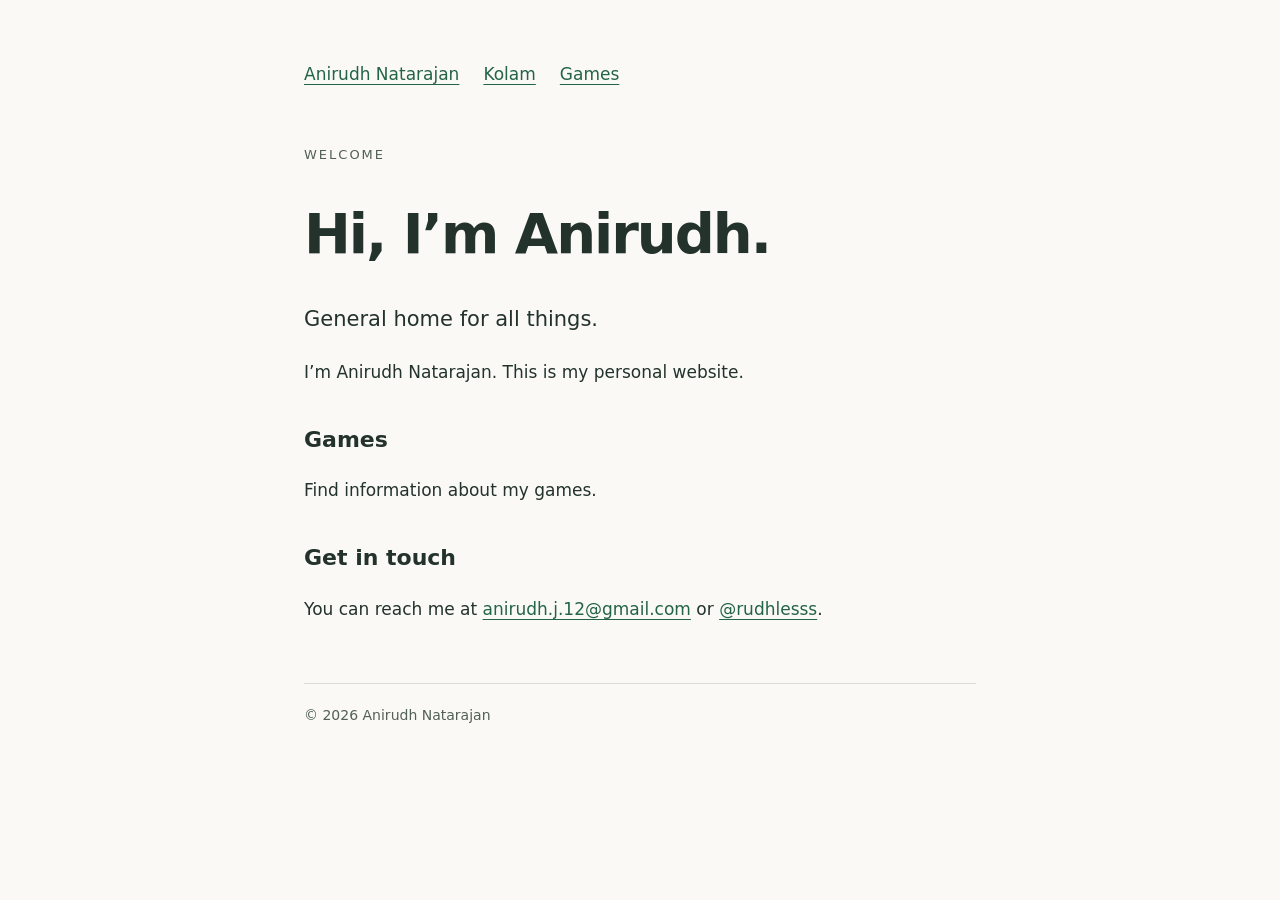
<file: index.html>
<!doctype html>
<html lang="en">
    <head>
        <meta charset="utf-8">
        <meta name="viewport" content="width=device-width, initial-scale=1">
        <meta name="description" content="Anirudh Natarajan’s personal website. Explore games and get in touch.">
        <title>Anirudh Natarajan</title>
        <link rel="stylesheet" href="style.css">
    </head>
    <body>
        <main>
            <nav aria-label="Main navigation">
                <a href="index.html">Anirudh Natarajan</a>
                <a href="/kolam/index.html?v=20261125">Kolam</a>
                <a href="games.html">Games</a>
            </nav>
            <p class="label">Welcome</p>
            <h1>Hi, I’m Anirudh.</h1>
            <p class="lead">General home for all things.</p>
            <p>I’m Anirudh Natarajan. This is my personal website.</p>
            <section aria-labelledby="games">
                <h2 id="games">Games</h2>
                <p>Find information about my games.</p>
            </section>
            <section aria-labelledby="contact">
                <h2 id="contact">Get in touch</h2>
                <p>You can reach me at <a href="mailto:anirudh.j.12@gmail.com">anirudh.j.12@gmail.com</a> or <a href="https://www.instagram.com/rudhlesss/" target="_blank" rel="noopener noreferrer">@rudhlesss</a>.</p>
            </section>
            <footer>
                <p>© 2026 Anirudh Natarajan</p>
            </footer>
        </main>
    </body>
</html>
</file>
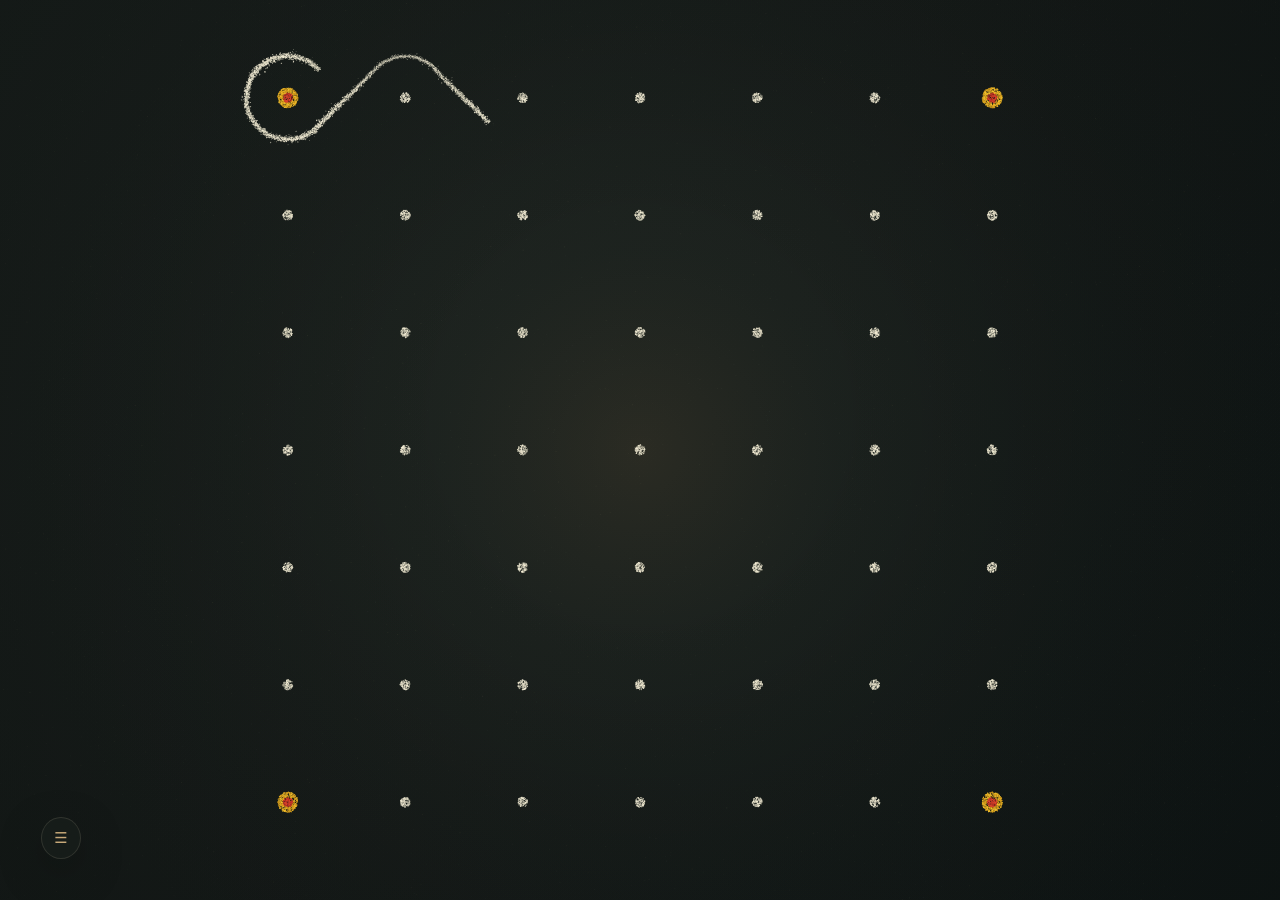
<file: kolam/index.html>
<!doctype html>
<html lang="en">
    <head>
        <meta charset="utf-8">
        <meta name="viewport" content="width=device-width, initial-scale=1">
        <meta name="theme-color" content="#171c1a">
        <meta name="description" content="A quiet, living rice-flour kolam, drawn around dots and discovered by ants.">
        <script>
            if (location.pathname.endsWith('/kolam/')) {
                location.replace(`${location.pathname}index.html${location.search}${location.hash}`);
            }
        </script>
        <title>Kolam</title>
        <link rel="stylesheet" href="src/style.css?v=20261121-nose-shadow">
    </head>
    <body>
        <main>
            <canvas aria-label="A rice-flour kolam drawing itself around a field of dots, then explored by ants." role="img"></canvas>
        </main>
        <details id="menu">
            <summary aria-label="Menu"><span aria-hidden="true" class="menu-mark">☰</span></summary>
            <div class="controls">
                <button id="today" type="button">Today’s kolam</button>
                <button id="random" type="button">Another pattern</button>
                <form id="seed-form">
                    <label for="seed-input">Choose a seed</label>
                    <div class="seed-entry">
                        <input id="seed-input" name="seed" type="text" maxlength="200" autocomplete="off" placeholder="Type anything">
                        <button class="grow" type="submit" aria-label="Draw this seed">↗</button>
                    </div>
                </form>
                <p id="notice" role="status" aria-live="polite"></p>
            </div>
        </details>
        <script type="module" src="src/main.js?v=20261121-bottomleft-big-load"></script>
    </body>
</html>
</file>
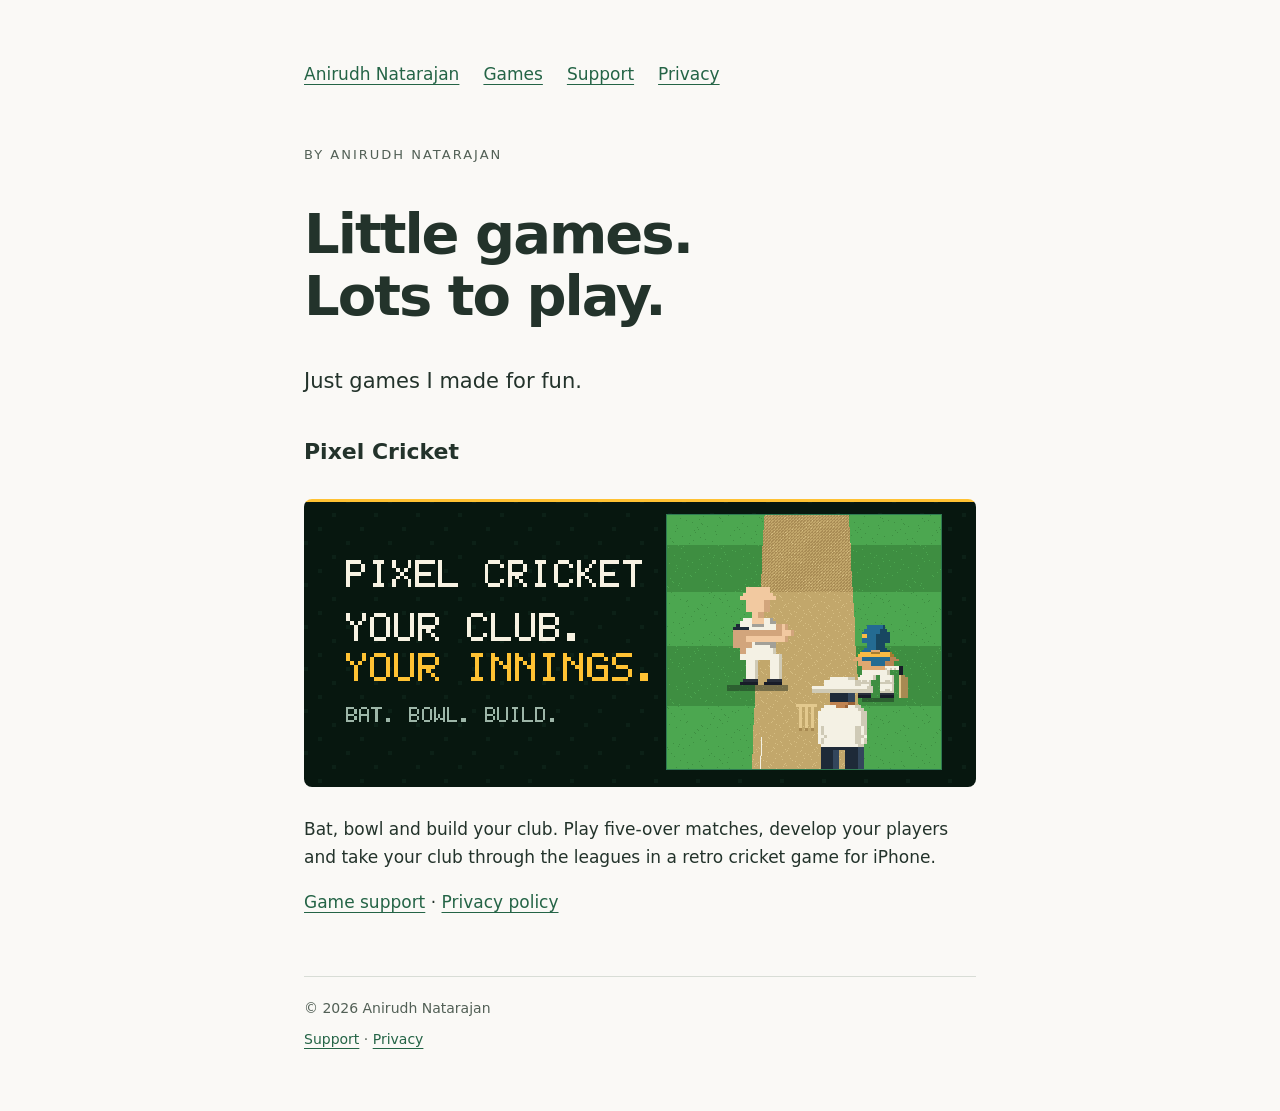
<file: games.html>
<!doctype html>
<html lang="en">
    <head>
        <meta charset="utf-8">
        <meta name="viewport" content="width=device-width, initial-scale=1">
        <meta name="description" content="Games by Anirudh Natarajan. Game information, support and privacy.">
        <title>Games · Anirudh Natarajan</title>
        <link rel="stylesheet" href="style.css">
    </head>
    <body>
        <main>
            <nav aria-label="Main navigation">
                <a href="index.html">Anirudh Natarajan</a>
                <a href="games.html">Games</a>
                <a href="support.html">Support</a>
                <a href="privacy.html">Privacy</a>
            </nav>
            <p class="label">By Anirudh Natarajan</p>
            <h1>Little games.<br>Lots to play.</h1>
            <p class="lead">Just games I made for fun.</p>
            <section aria-labelledby="pixel-cricket">
                <h2 id="pixel-cricket">Pixel Cricket</h2>
                <img class="game-art" src="assets/pixel-cricket.png" width="3840" height="1646" alt="Pixel Cricket: Your club. Your innings. Pixel-art cricket players on the pitch.">
                <p>Bat, bowl and build your club. Play five-over matches, develop your players and take your club through the leagues in a retro cricket game for iPhone.</p>
                <p><a href="pixel-cricket-support.html">Game support</a> · <a href="pixel-cricket-privacy.html">Privacy policy</a></p>
            </section>
            <footer>
                <p>© 2026 Anirudh Natarajan</p>
                <p><a href="support.html">Support</a> · <a href="privacy.html">Privacy</a></p>
            </footer>
        </main>
    </body>
</html>
</file>
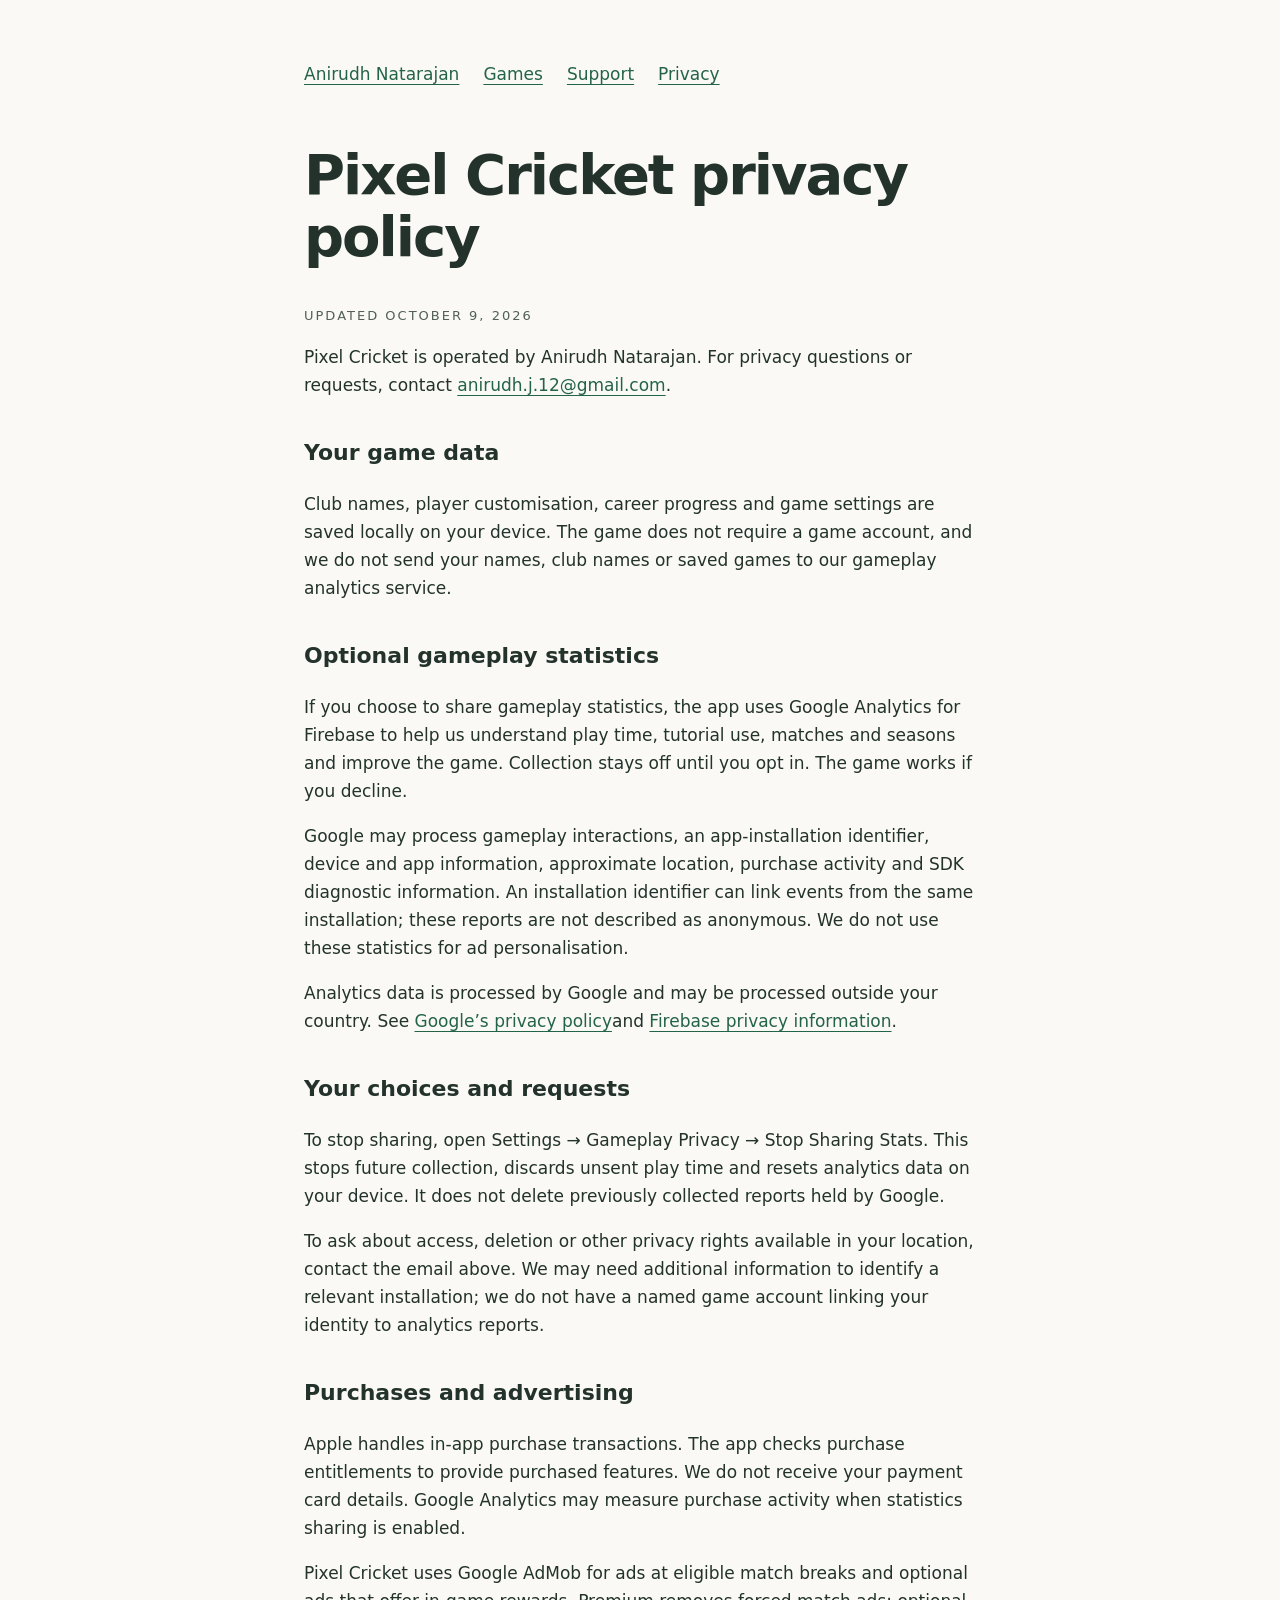
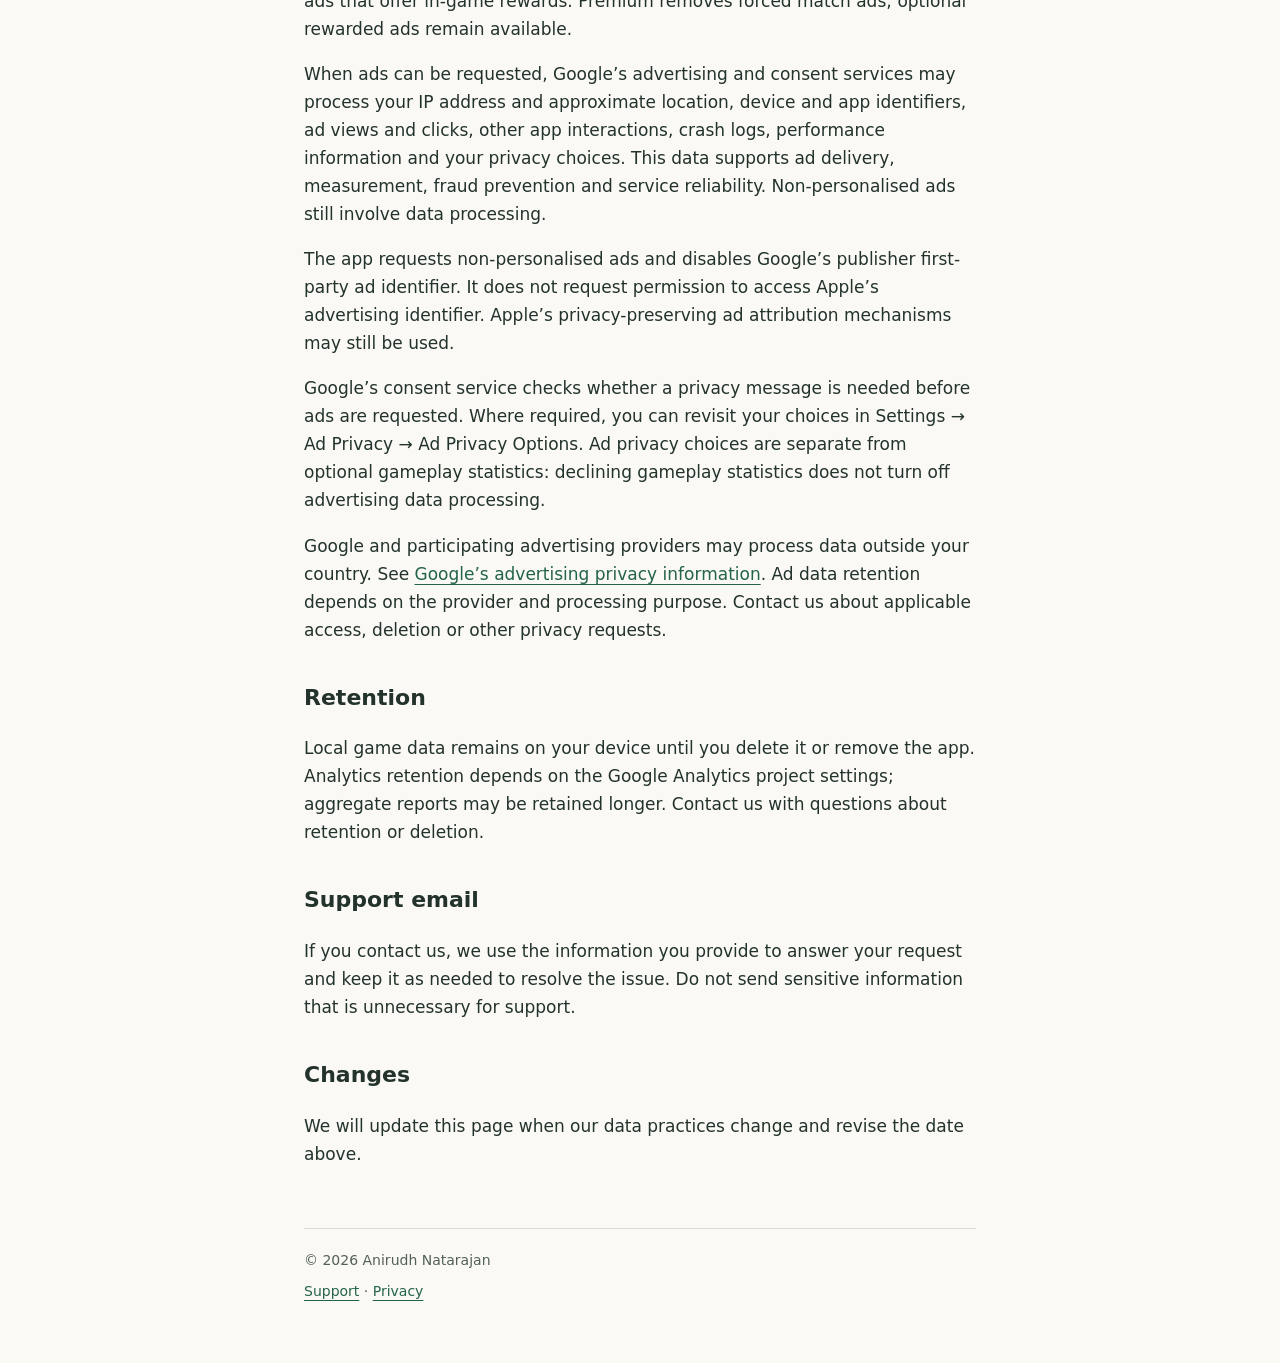
<file: pixel-cricket-privacy.html>
<!doctype html>
<html lang="en">
    <head>
        <meta charset="utf-8">
        <meta name="viewport" content="width=device-width, initial-scale=1">
        <meta name="description" content="Pixel Cricket for iPhone. Game information, support and privacy.">
        <title>Privacy policy · Pixel Cricket</title>
        <link rel="stylesheet" href="style.css">
    </head>
    <body>
        <main>
            <nav aria-label="Main navigation">
                <a href="index.html">Anirudh Natarajan</a>
                <a href="games.html">Games</a>
                <a href="support.html">Support</a>
                <a href="privacy.html">Privacy</a>
            </nav>
            <h1>Pixel Cricket privacy policy</h1>
            <p class="label">Updated October 9, 2026</p>
            <p>Pixel Cricket is operated by Anirudh Natarajan. For privacy questions or requests, contact <a href="mailto:anirudh.j.12@gmail.com">anirudh.j.12@gmail.com</a>.</p>
            <h2>Your game data</h2>
            <p>Club names, player customisation, career progress and game settings are saved locally on your device. The game does not require a game account, and we do not send your names, club names or saved games to our gameplay analytics service.</p>
            <h2>Optional gameplay statistics</h2>
            <p>If you choose to share gameplay statistics, the app uses Google Analytics for Firebase to help us understand play time, tutorial use, matches and seasons and improve the game. Collection stays off until you opt in. The game works if you decline.</p>
            <p>Google may process gameplay interactions, an app-installation identifier, device and app information, approximate location, purchase activity and SDK diagnostic information. An installation identifier can link events from the same installation; these reports are not described as anonymous. We do not use these statistics for ad personalisation.</p>
            <p>Analytics data is processed by Google and may be processed outside your country. See <a href="https://policies.google.com/privacy">Google’s privacy policy</a>and <a href="https://firebase.google.com/support/privacy">Firebase privacy information</a>.</p>
            <h2>Your choices and requests</h2>
            <p>To stop sharing, open Settings → Gameplay Privacy → Stop Sharing Stats. This stops future collection, discards unsent play time and resets analytics data on your device. It does not delete previously collected reports held by Google.</p>
            <p>To ask about access, deletion or other privacy rights available in your location, contact the email above. We may need additional information to identify a relevant installation; we do not have a named game account linking your identity to analytics reports.</p>
            <h2>Purchases and advertising</h2>
            <p>Apple handles in-app purchase transactions. The app checks purchase entitlements to provide purchased features. We do not receive your payment card details. Google Analytics may measure purchase activity when statistics sharing is enabled.</p>
            <p>Pixel Cricket uses Google AdMob for ads at eligible match breaks and optional ads that offer in-game rewards. Premium removes forced match ads; optional rewarded ads remain available.</p>
            <p>When ads can be requested, Google’s advertising and consent services may process your IP address and approximate location, device and app identifiers, ad views and clicks, other app interactions, crash logs, performance information and your privacy choices. This data supports ad delivery, measurement, fraud prevention and service reliability. Non-personalised ads still involve data processing.</p>
            <p>The app requests non-personalised ads and disables Google’s publisher first-party ad identifier. It does not request permission to access Apple’s advertising identifier. Apple’s privacy-preserving ad attribution mechanisms may still be used.</p>
            <p>Google’s consent service checks whether a privacy message is needed before ads are requested. Where required, you can revisit your choices in Settings → Ad Privacy → Ad Privacy Options. Ad privacy choices are separate from optional gameplay statistics: declining gameplay statistics does not turn off advertising data processing.</p>
            <p>Google and participating advertising providers may process data outside your country. See <a href="https://policies.google.com/technologies/ads">Google’s advertising privacy information</a>. Ad data retention depends on the provider and processing purpose. Contact us about applicable access, deletion or other privacy requests.</p>
            <h2>Retention</h2>
            <p>Local game data remains on your device until you delete it or remove the app. Analytics retention depends on the Google Analytics project settings; aggregate reports may be retained longer. Contact us with questions about retention or deletion.</p>
            <h2>Support email</h2>
            <p>If you contact us, we use the information you provide to answer your request and keep it as needed to resolve the issue. Do not send sensitive information that is unnecessary for support.</p>
            <h2>Changes</h2>
            <p>We will update this page when our data practices change and revise the date above.</p>
            <footer>
                <p>© 2026 Anirudh Natarajan</p>
                <p><a href="support.html">Support</a> · <a href="privacy.html">Privacy</a></p>
            </footer>
        </main>
    </body>
</html>
</file>
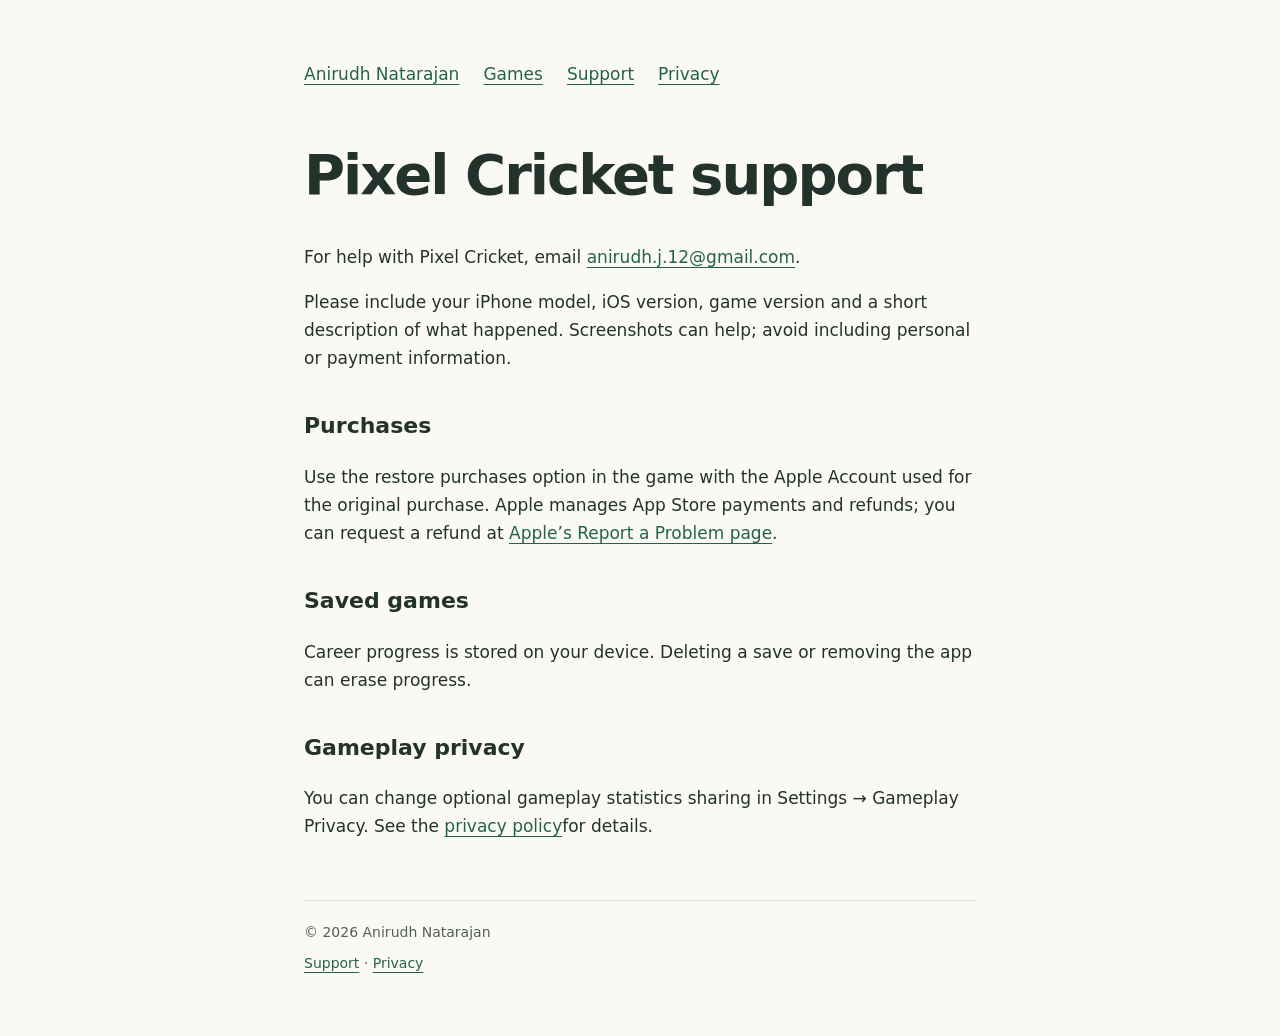
<file: pixel-cricket-support.html>
<!doctype html>
<html lang="en">
    <head>
        <meta charset="utf-8">
        <meta name="viewport" content="width=device-width, initial-scale=1">
        <meta name="description" content="Games by Anirudh Natarajan. Game information, support and privacy.">
        <title>Pixel Cricket support · Anirudh Natarajan</title>
        <link rel="stylesheet" href="style.css">
    </head>
    <body>
        <main>
            <nav aria-label="Main navigation">
                <a href="index.html">Anirudh Natarajan</a>
                <a href="games.html">Games</a>
                <a href="support.html">Support</a>
                <a href="privacy.html">Privacy</a>
            </nav>
            <h1>Pixel Cricket support</h1>
            <p>For help with Pixel Cricket, email <a href="mailto:anirudh.j.12@gmail.com">anirudh.j.12@gmail.com</a>.</p>
            <p>Please include your iPhone model, iOS version, game version and a short description of what happened. Screenshots can help; avoid including personal or payment information.</p>
            <h2>Purchases</h2>
            <p>Use the restore purchases option in the game with the Apple Account used for the original purchase. Apple manages App Store payments and refunds; you can request a refund at <a href="https://reportaproblem.apple.com/">Apple’s Report a Problem page</a>.</p>
            <h2>Saved games</h2>
            <p>Career progress is stored on your device. Deleting a save or removing the app can erase progress.</p>
            <h2>Gameplay privacy</h2>
            <p>You can change optional gameplay statistics sharing in Settings → Gameplay Privacy. See the <a href="pixel-cricket-privacy.html">privacy policy</a>for details.</p>
            <footer>
                <p>© 2026 Anirudh Natarajan</p>
                <p><a href="support.html">Support</a> · <a href="privacy.html">Privacy</a></p>
            </footer>
        </main>
    </body>
</html>
</file>
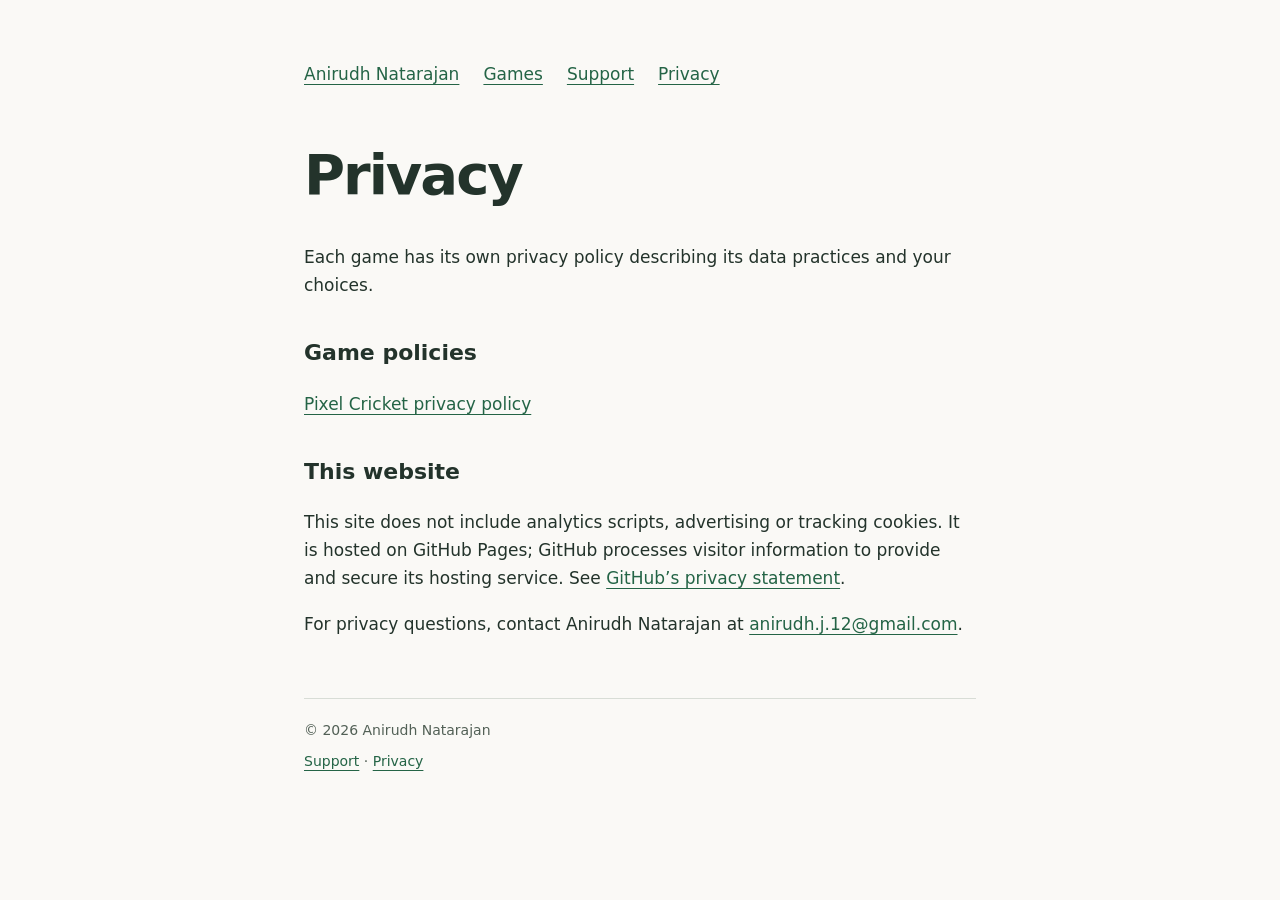
<file: privacy.html>
<!doctype html>
<html lang="en">
    <head>
        <meta charset="utf-8">
        <meta name="viewport" content="width=device-width, initial-scale=1">
        <meta name="description" content="Support and privacy information for Anirudh Natarajan’s website and games.">
        <title>Privacy · Anirudh Natarajan</title>
        <link rel="stylesheet" href="style.css">
    </head>
    <body>
        <main>
            <nav aria-label="Main navigation">
                <a href="index.html">Anirudh Natarajan</a>
                <a href="games.html">Games</a>
                <a href="support.html">Support</a>
                <a href="privacy.html">Privacy</a>
            </nav>
            <h1>Privacy</h1>
            <p>Each game has its own privacy policy describing its data practices and your choices.</p>
            <h2>Game policies</h2>
            <p><a href="pixel-cricket-privacy.html">Pixel Cricket privacy policy</a></p>
            <h2>This website</h2>
            <p>This site does not include analytics scripts, advertising or tracking cookies. It is hosted on GitHub Pages; GitHub processes visitor information to provide and secure its hosting service. See <a href="https://docs.github.com/en/site-policy/privacy-policies/github-general-privacy-statement">GitHub’s privacy statement</a>.</p>
            <p>For privacy questions, contact Anirudh Natarajan at <a href="mailto:anirudh.j.12@gmail.com">anirudh.j.12@gmail.com</a>.</p>
            <footer>
                <p>© 2026 Anirudh Natarajan</p>
                <p><a href="support.html">Support</a> · <a href="privacy.html">Privacy</a></p>
            </footer>
        </main>
    </body>
</html>
</file>
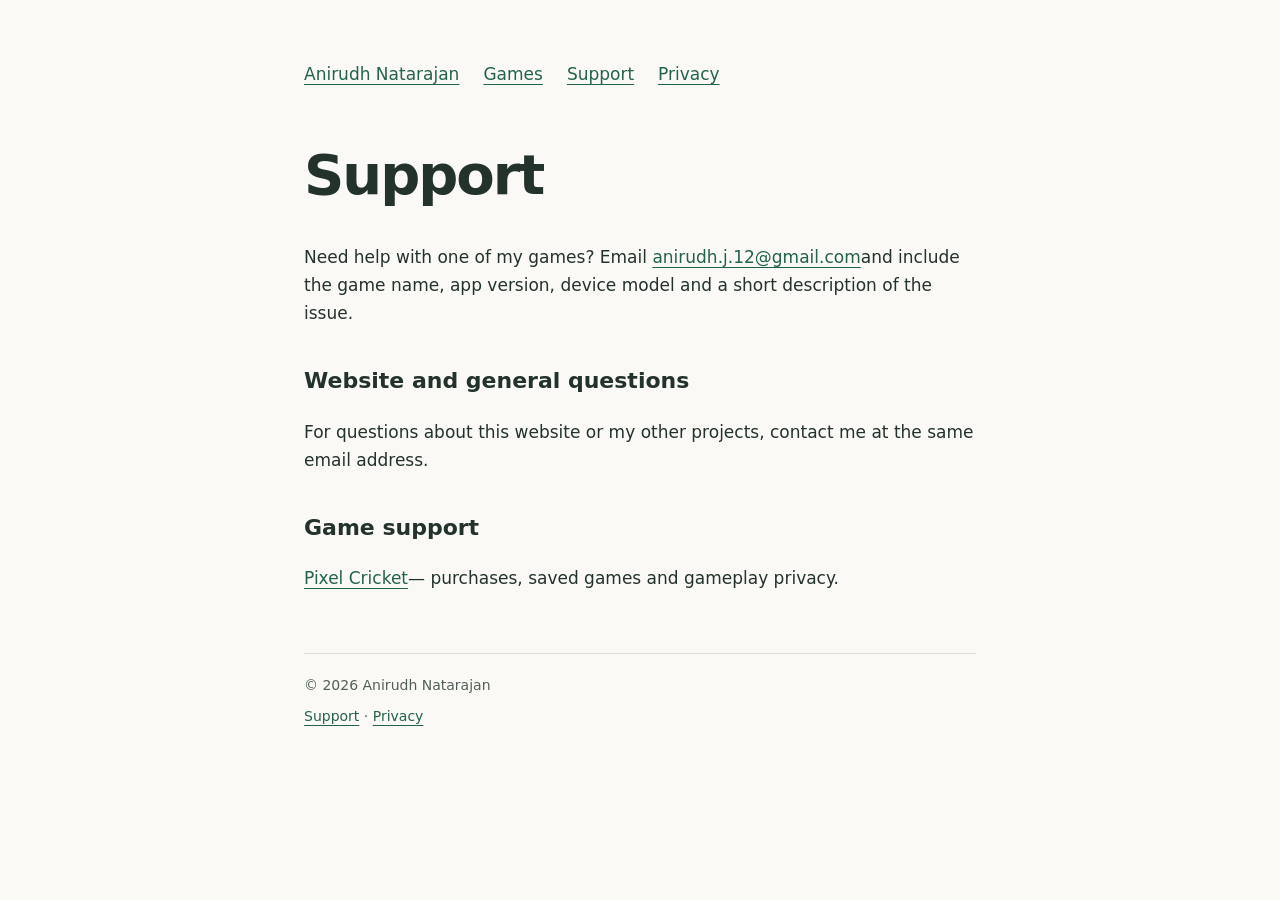
<file: support.html>
<!doctype html>
<html lang="en">
    <head>
        <meta charset="utf-8">
        <meta name="viewport" content="width=device-width, initial-scale=1">
        <meta name="description" content="Support and privacy information for Anirudh Natarajan’s website and games.">
        <title>Support · Anirudh Natarajan</title>
        <link rel="stylesheet" href="style.css">
    </head>
    <body>
        <main>
            <nav aria-label="Main navigation">
                <a href="index.html">Anirudh Natarajan</a>
                <a href="games.html">Games</a>
                <a href="support.html">Support</a>
                <a href="privacy.html">Privacy</a>
            </nav>
            <h1>Support</h1>
            <p>Need help with one of my games? Email <a href="mailto:anirudh.j.12@gmail.com">anirudh.j.12@gmail.com</a>and include the game name, app version, device model and a short description of the issue.</p>
            <h2>Website and general questions</h2>
            <p>For questions about this website or my other projects, contact me at the same email address.</p>
            <h2>Game support</h2>
            <p><a href="pixel-cricket-support.html">Pixel Cricket</a>— purchases, saved games and gameplay privacy.</p>
            <footer>
                <p>© 2026 Anirudh Natarajan</p>
                <p><a href="support.html">Support</a> · <a href="privacy.html">Privacy</a></p>
            </footer>
        </main>
    </body>
</html>
</file>
<file: style.css>
* {
    box-sizing: border-box;
}

body {
    margin: 0;
    background: #faf9f6;
    color: #23332b;
    font: 17px/1.65 system-ui,sans-serif;
}

main {
    max-width: 720px;
    margin: 0 auto;
    padding: 60px 24px;
}

nav {
    display: flex;
    gap: 24px;
    flex-wrap: wrap;
    margin-bottom: 56px;
}

a {
    color: #246446;
    text-underline-offset: 4px;
}

h1 {
    font-size: clamp(36px,8vw,56px);
    line-height: 1.1;
    letter-spacing: -2px;
}

h2 {
    font-size: 22px;
    margin-top: 36px;
}

footer {
    margin-top: 60px;
    padding-top: 20px;
    border-top: 1px solid #d8ddd6;
    font-size: 14px;
    color: #526056;
}

.lead {
    font-size: 21px;
}

.label {
    font-size: 13px;
    text-transform: uppercase;
    letter-spacing: 2px;
    color: #526056;
}

.game-art {
    display: block;
    width: 100%;
    height: auto;
    margin: 28px 0;
    border-radius: 8px;
    image-rendering: pixelated;
}


footer p {
    margin: 0;
}

footer p + p {
    margin-top: 8px;
}
</file>
<file: kolam/src/style.css>
:root {
  color-scheme: dark;
  font-family: ui-sans-serif, system-ui, -apple-system, BlinkMacSystemFont, "Segoe UI", sans-serif;
  color: #eee7d4;
  background: #171c1a;
  font-synthesis: none;
  text-rendering: optimizeLegibility;
}

* { box-sizing: border-box; }

html, body, main, canvas {
  width: 100%;
  height: 100%;
  margin: 0;
}

body { overflow: hidden; }
main, canvas { display: block; }
canvas { touch-action: none; }

#menu {
  position: fixed;
  z-index: 1;
  left: clamp(18px, 3.2vw, 42px);
  bottom: clamp(18px, 3.2vw, 42px);
  width: min(270px, calc(100vw - 36px));
  max-height: calc(100dvh - 36px);
  overflow: auto;
  padding: 0;
  border: 1px solid rgb(229 218 187 / 13%);
  border-radius: 13px;
  background: rgb(24 30 27 / 78%);
  box-shadow: 0 14px 48px rgb(0 0 0 / 22%);
  backdrop-filter: blur(18px);
  -webkit-backdrop-filter: blur(18px);
  font-size: 13px;
  letter-spacing: .01em;
}

#menu:not([open]) {
  width: 40px;
  border-radius: 50%;
}

#menu[open] {
  width: min(270px, calc(100vw - 36px));
  border-radius: 13px;
}

summary {
  display: flex;
  align-items: center;
  gap: 10px;
  min-height: 48px;
  padding: 0 16px;
  color: #e9e2cf;
  cursor: pointer;
  list-style: none;
  user-select: none;
}

#menu:not([open]) summary {
  justify-content: center;
  min-height: 40px;
  padding: 0;
}

#menu:not([open]) summary > span:not(.menu-mark),
#menu:not([open]) summary::after {
  display: none;
}

#menu[open] summary {
  justify-content: center;
  min-height: 44px;
  padding: 0;
}

summary::-webkit-details-marker { display: none; }
.menu-mark { color: #c7a979; font-size: 15px; line-height: 1; }

.controls {
  padding: 1px 16px 15px;
  border-top: 1px solid rgb(229 218 187 / 10%);
}

button, input { font: inherit; }

.controls > button {
  display: block;
  width: 100%;
  padding: 10px 0;
  border: 0;
  border-bottom: 1px solid rgb(229 218 187 / 8%);
  background: transparent;
  color: #ded8c7;
  text-align: left;
  cursor: pointer;
  transition: color .18s ease;
}

button:hover { color: #f3d8a5; }

form { padding-top: 14px; }
label { display: block; margin-bottom: 7px; color: #aaa897; font-size: 11px; letter-spacing: .08em; text-transform: uppercase; }
.seed-entry { display: flex; gap: 7px; }

input {
  min-width: 0;
  flex: 1;
  height: 37px;
  padding: 0 10px;
  border: 1px solid rgb(229 218 187 / 16%);
  border-radius: 7px;
  outline: none;
  background: rgb(6 10 8 / 25%);
  color: #f0e8d5;
}

input::placeholder { color: #77796f; }
input:focus { border-color: rgb(214 178 123 / 66%); }
.grow { width: 38px; border: 1px solid rgb(229 218 187 / 14%); border-radius: 7px; background: rgb(214 178 123 / 11%); color: #e5c993; font-size: 17px; cursor: pointer; }

#notice { margin: 9px 0 0; color: #c4bda9; font-size: 11px; }
#notice:empty { display: none; }

:focus-visible { outline: 2px solid #d9bd8e; outline-offset: 3px; }

@media (max-width: 560px) {
  #menu { left: 14px; bottom: 14px; width: min(270px, calc(100vw - 28px)); }
}

@media (prefers-reduced-motion: reduce) {
  *, *::before, *::after { scroll-behavior: auto !important; transition-duration: .01ms !important; }
}
</file>
